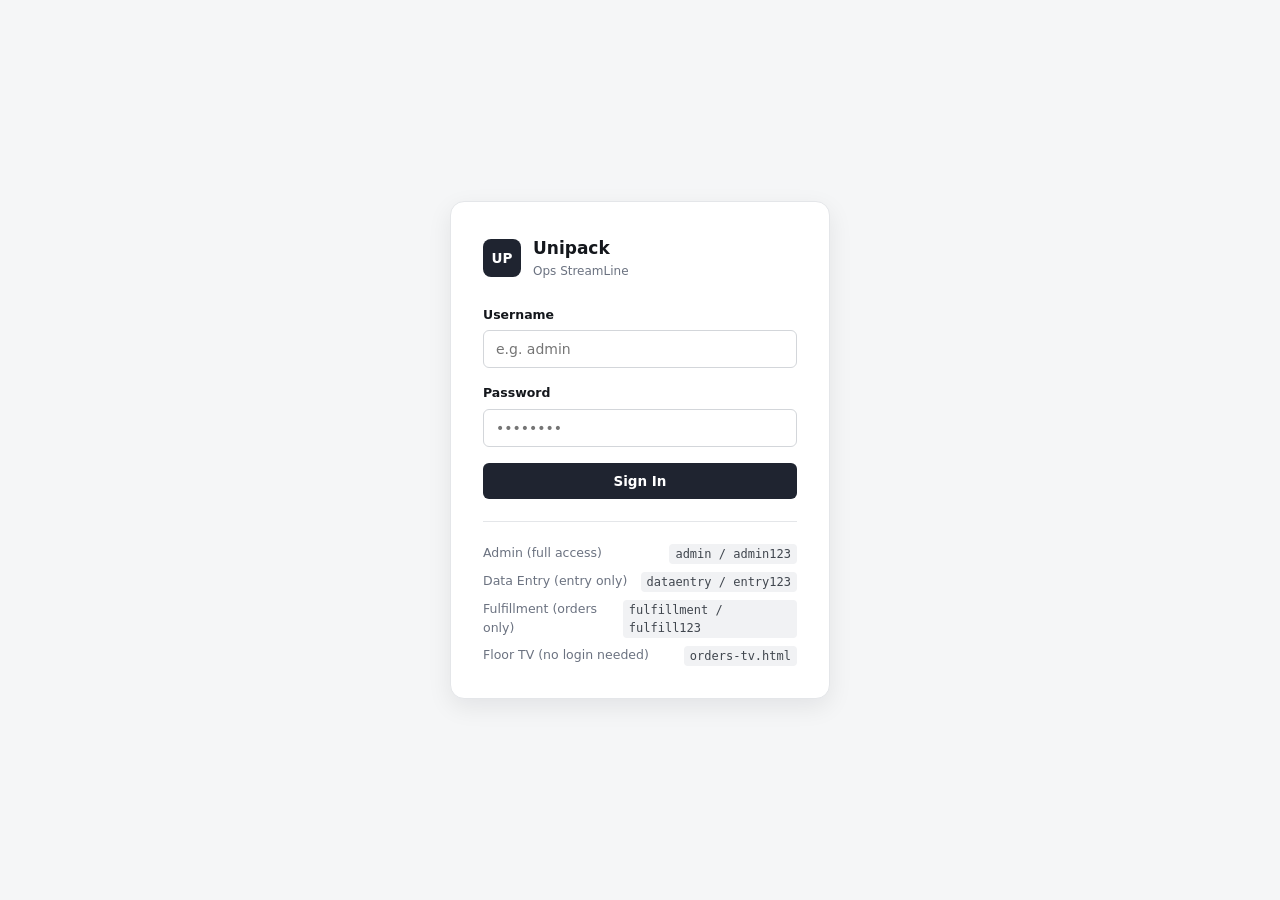
<file: index.html>
<!doctype html>
<html lang="en">
<head>
<meta charset="UTF-8" />
<meta name="viewport" content="width=device-width, initial-scale=1.0" />
<title>Unipack Ops StreamLine — Sign In</title>
<link rel="stylesheet" href="css/style.css" />
</head>
<body>
<div class="login-shell">
  <div class="login-card">
    <div class="login-brand">
      <span class="nav-brand-mark">UP</span>
      <span class="login-brand-text">Unipack<span>Ops StreamLine</span></span>
    </div>

    <div class="login-error" id="login-error">Incorrect username or password.</div>

    <form id="login-form">
      <div class="form-group">
        <label for="username">Username</label>
        <input type="text" id="username" autocomplete="username" placeholder="e.g. admin" />
      </div>
      <div class="form-group">
        <label for="password">Password</label>
        <input type="password" id="password" autocomplete="current-password" placeholder="••••••••" />
      </div>
      <button type="submit" class="btn btn-primary btn-block">Sign In</button>
    </form>

    <div class="demo-accounts">
      <div class="demo-row"><span>Admin (full access)</span><code>admin / admin123</code></div>
      <div class="demo-row"><span>Data Entry (entry only)</span><code>dataentry / entry123</code></div>
      <div class="demo-row"><span>Fulfillment (orders only)</span><code>fulfillment / fulfill123</code></div>
      <div class="demo-row"><span>Floor TV (no login needed)</span><code>orders-tv.html</code></div>
    </div>
  </div>
</div>

<script src="js/data.js"></script>
<script src="js/auth.js"></script>
<script>
  seedIfEmpty();

  // already logged in? skip straight to the right home page
  (function () {
    const session = getSession();
    if (session) window.location.href = homeFor(session.role);
  })();

  const form = document.getElementById('login-form');
  const errorBox = document.getElementById('login-error');

  form.addEventListener('submit', function (e) {
    e.preventDefault();
    const username = document.getElementById('username').value.trim();
    const password = document.getElementById('password').value;
    if (login(username, password)) {
      const session = getSession();
      window.location.href = homeFor(session.role);
    } else {
      errorBox.classList.add('show');
    }
  });
</script>
</body>
</html>
</file>
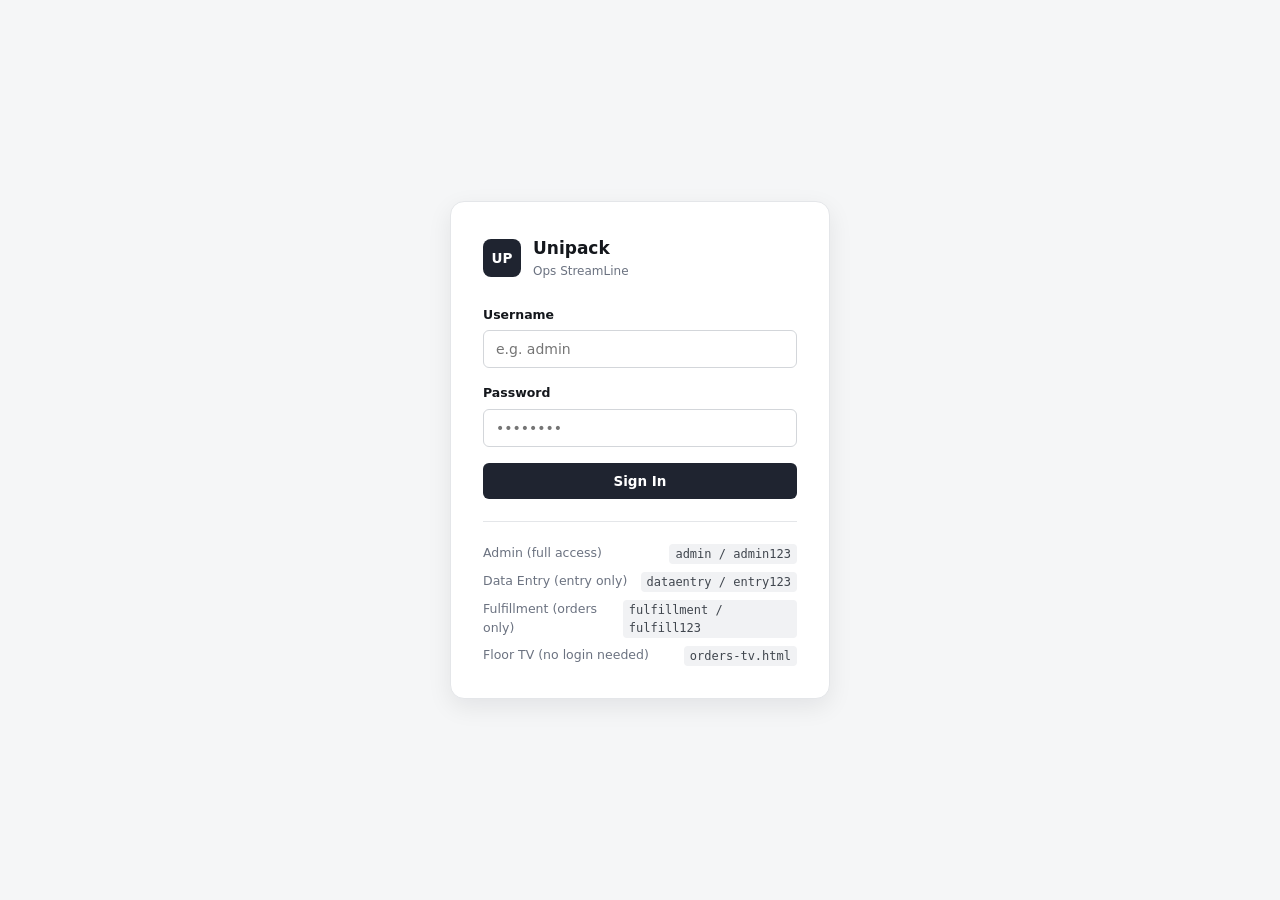
<file: dashboard.html>
<!doctype html>
<html lang="en">
<head>
<meta charset="UTF-8" />
<meta name="viewport" content="width=device-width, initial-scale=1.0" />
<title>Dashboard — Unipack Ops StreamLine</title>
<link rel="stylesheet" href="css/style.css" />
</head>
<body>
<div id="app-nav"></div>

<div class="page-wrap">
  <div class="page-header">
    <div>
      <h1>Operations Dashboard</h1>
      <div class="subtitle">Live snapshot of production, inventory, and orders across all three lines.</div>
    </div>
    <div style="display:flex; gap:10px;">
      <button type="button" id="reset-data-btn" class="btn btn-outline btn-sm">Reset Demo Data</button>
      <a href="inventory.html" class="btn btn-outline">Inventory</a>
      <a href="management.html" class="btn btn-outline">Management Insights</a>
      <a href="orders.html" class="btn btn-outline">+ New Order</a>
      <a href="orders-tv.html" class="btn btn-primary" target="_blank">Open Floor TV</a>
    </div>
  </div>

  <div class="grid grid-stats" id="inventory-stats"></div>

  <div class="grid grid-2 section-gap">
    <div class="card">
      <div class="card-title">Anomalies &amp; Compliance</div>
      <div id="anomaly-panel"></div>
    </div>
    <div class="card">
      <div class="card-title">Floor Queue (Awaiting Production)</div>
      <div id="queue-panel"></div>
    </div>
  </div>

  <div class="card section-gap">
    <div class="card-title">Recent Activity</div>
    <div class="activity-list" id="activity-feed"></div>
  </div>
</div>

<script src="js/data.js"></script>
<script src="js/auth.js"></script>
<script src="js/nav.js"></script>
<script src="js/dashboard.js"></script>
</body>
</html>
</file>
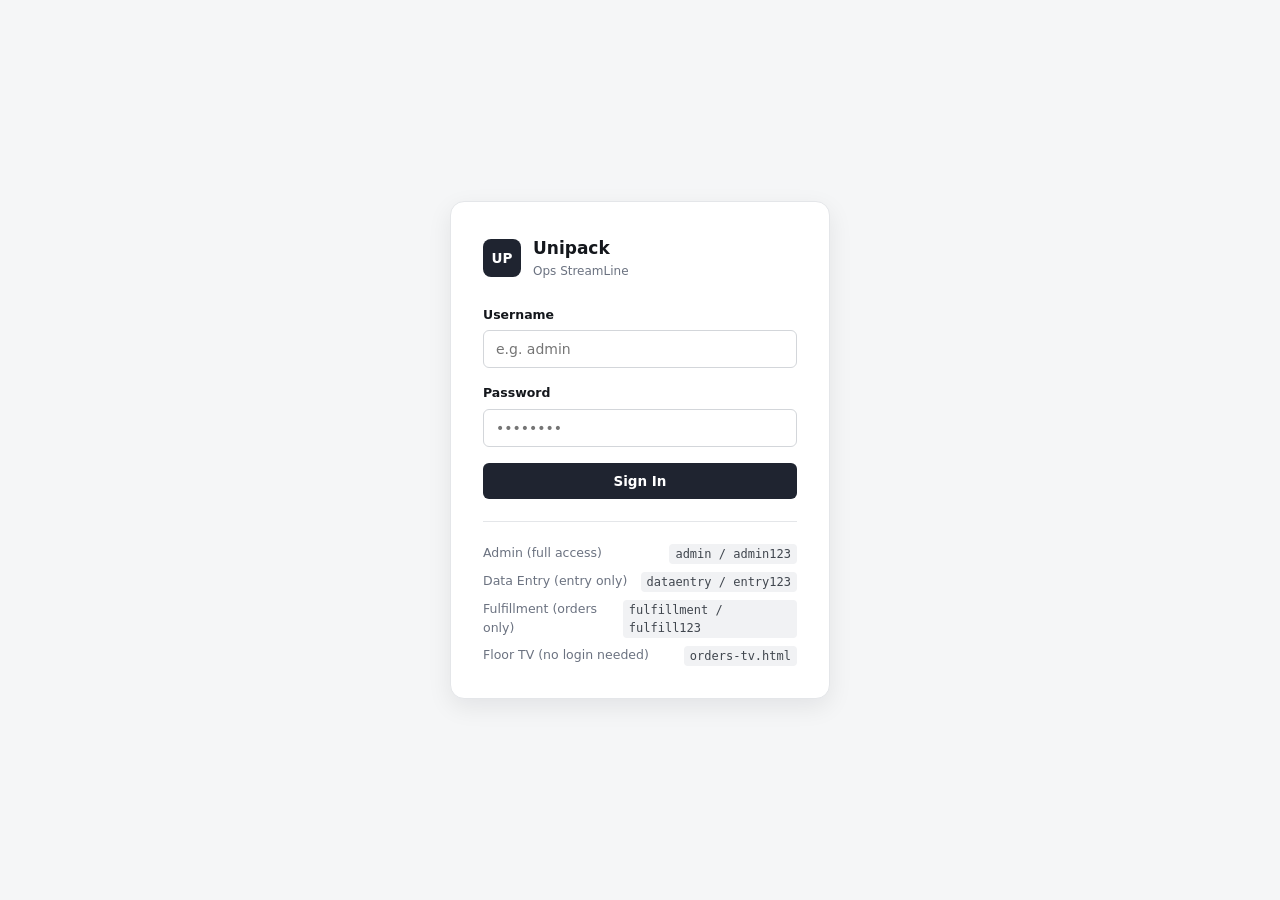
<file: data-entry.html>
<!doctype html>
<html lang="en">
<head>
<meta charset="UTF-8" />
<meta name="viewport" content="width=device-width, initial-scale=1.0" />
<title>Data Entry — Unipack Ops StreamLine</title>
<link rel="stylesheet" href="css/style.css" />
</head>
<body>
<div id="app-nav"></div>

<div class="entry-shell">
  <div class="entry-hero">
    <h1>Count Entry</h1>
    <p>Enter the numbers exactly as written on the paper slip. That's it — nothing else on this screen.</p>
  </div>

  <div class="entry-tabs">
    <button class="entry-tab active" data-tab="production">Production Count</button>
    <button class="entry-tab" data-tab="received">Inventory Received Count</button>
  </div>

  <div class="entry-panel active" id="panel-production">
    <div class="card">
      <form id="production-form">
        <div class="form-group">
          <label for="prod-product-search">Product</label>
          <div class="product-picker" id="prod-product-picker">
            <input type="text" class="pp-search" id="prod-product-search" placeholder="Search by name or code…" autocomplete="off" />
            <input type="hidden" class="pp-hidden" id="prod-product" />
            <div class="pp-panel"></div>
          </div>
        </div>
        <div class="form-group">
          <label for="prod-qty">Quantity Made</label>
          <input type="number" id="prod-qty" min="1" placeholder="e.g. 10" />
        </div>
        <div class="form-group">
          <div class="checkbox-row">
            <input type="checkbox" id="prod-bypass" />
            <label for="prod-bypass" style="margin:0;">This batch was handed straight to a customer (did NOT go to inventory)</label>
          </div>
        </div>
        <div class="form-group" id="prod-customer-group" style="display:none;">
          <label for="prod-customer">Customer Name</label>
          <input type="text" id="prod-customer" placeholder="Who received it directly" />
        </div>
        <button type="submit" class="btn btn-primary btn-block">Submit Production Count</button>
      </form>
    </div>
  </div>

  <div class="entry-panel" id="panel-received">
    <div class="card">
      <form id="received-form">
        <div class="form-group">
          <label for="recv-batch">Which Batch Are You Receiving?</label>
          <select id="recv-batch"></select>
          <div class="form-hint" id="recv-empty-hint" style="display:none;">No batches are currently waiting on inventory count.</div>
        </div>
        <div class="form-group">
          <label for="recv-qty">Quantity Counted at Inventory</label>
          <input type="number" id="recv-qty" min="0" placeholder="e.g. 9" />
        </div>
        <button type="submit" class="btn btn-primary btn-block">Submit Received Count</button>
      </form>
    </div>
  </div>

  <div class="recent-log">
    <div class="card-title" style="margin-top:24px;">Your Submissions This Session</div>
    <div id="session-log"><div class="empty-state">Nothing submitted yet.</div></div>
  </div>
</div>

<div class="toast" id="toast"></div>

<script src="js/data.js"></script>
<script src="js/auth.js"></script>
<script src="js/nav.js"></script>
<script src="js/product-picker.js"></script>
<script src="js/data-entry.js"></script>
</body>
</html>
</file>
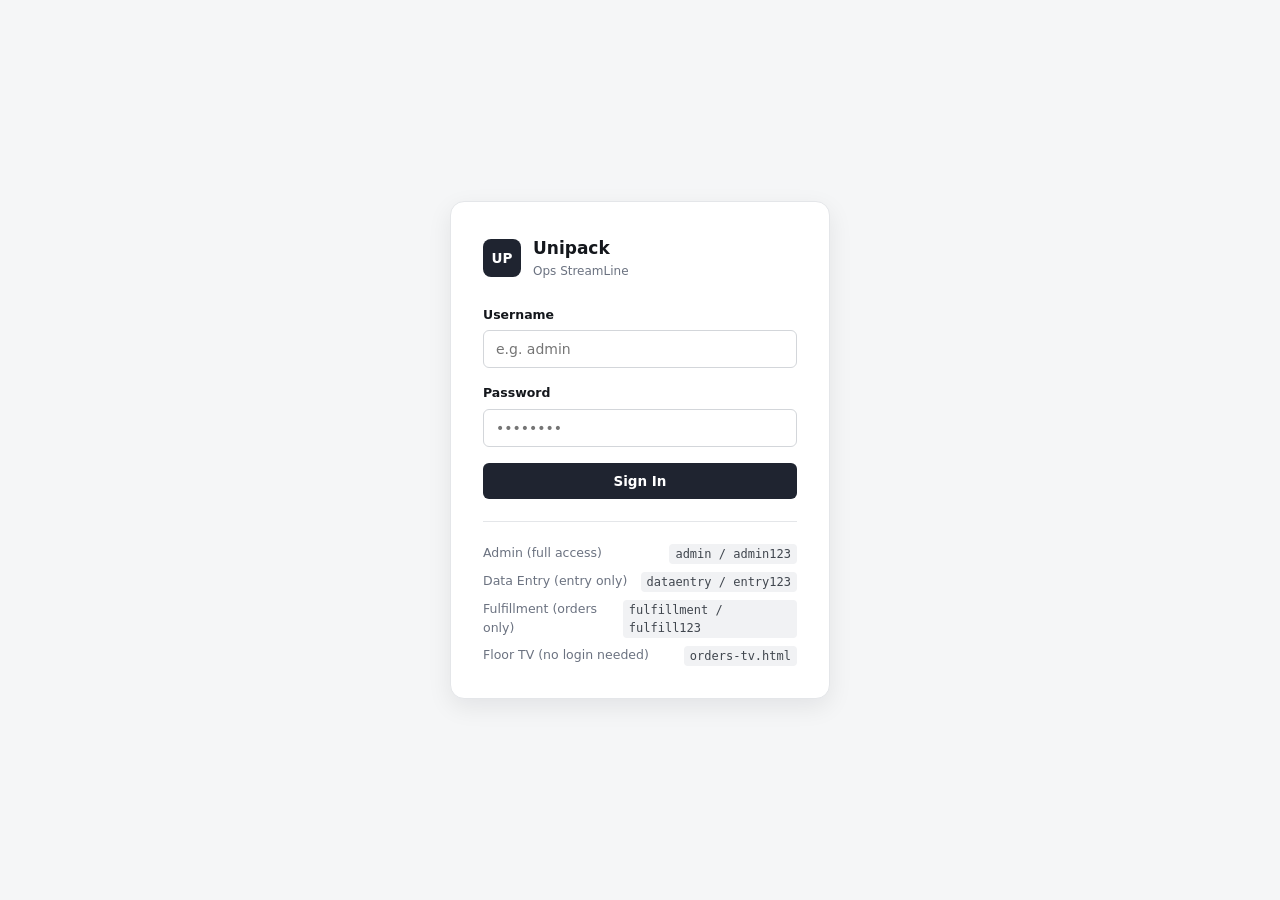
<file: fulfillment.html>
<!doctype html>
<html lang="en">
<head>
<meta charset="UTF-8" />
<meta name="viewport" content="width=device-width, initial-scale=1.0" />
<title>Fulfillment — Unipack Ops StreamLine</title>
<link rel="stylesheet" href="css/style.css" />
</head>
<body>
<div id="app-nav"></div>

<div class="entry-shell" style="max-width: 760px;">
  <div class="entry-hero">
    <h1>Order Fulfillment</h1>
    <p>Pick from inventory when it's ready. Wait on anything still in production. Mark it complete, then shipped.</p>
  </div>

  <div id="fulfillment-list"></div>

  <div class="recent-log">
    <div class="card-title" style="margin-top:24px;">Recently Shipped</div>
    <div id="shipped-list"><div class="empty-state">Nothing shipped yet.</div></div>
  </div>
</div>

<div class="toast" id="toast"></div>

<script src="js/data.js"></script>
<script src="js/auth.js"></script>
<script src="js/nav.js"></script>
<script src="js/fulfillment.js"></script>
</body>
</html>
</file>
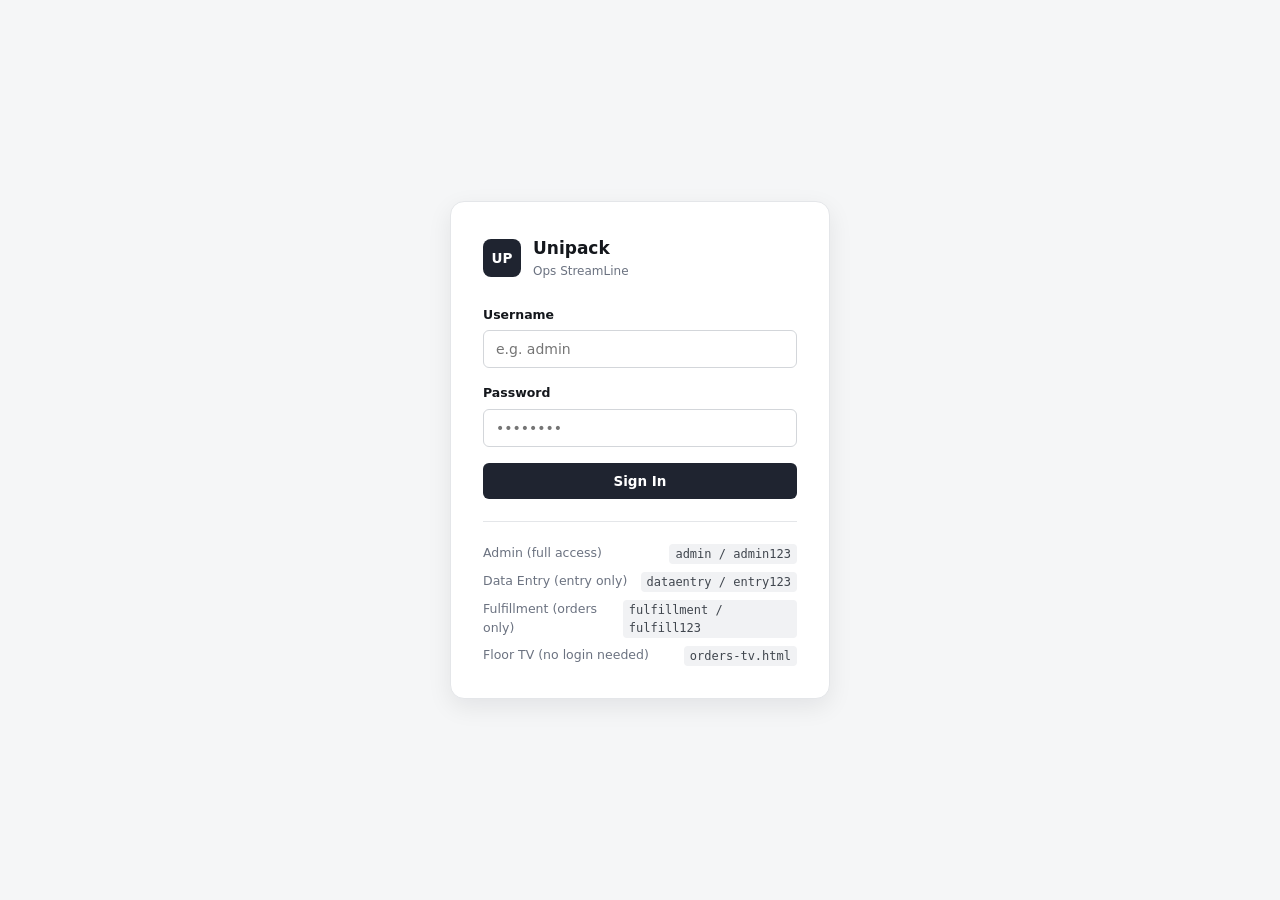
<file: inventory.html>
<!doctype html>
<html lang="en">
<head>
<meta charset="UTF-8" />
<meta name="viewport" content="width=device-width, initial-scale=1.0" />
<title>Inventory — Unipack Ops StreamLine</title>
<link rel="stylesheet" href="css/style.css" />
</head>
<body>
<div id="app-nav"></div>

<div class="page-wrap">
  <div class="page-header">
    <div>
      <h1>Inventory</h1>
      <div class="subtitle">Current stock on hand, by product.</div>
    </div>
  </div>

  <div class="filter-bar">
    <input type="text" id="inv-search" placeholder="Search by product or code…" style="max-width:280px;" />
    <label for="inv-category">Category</label>
    <select id="inv-category">
      <option value="__all__">All Categories</option>
    </select>
  </div>

  <div class="card">
    <div class="table-wrap">
      <table>
        <thead>
          <tr>
            <th>Code</th>
            <th>Product</th>
            <th>Category</th>
            <th style="text-align:right;">In Inventory</th>
          </tr>
        </thead>
        <tbody id="inventory-table-body"></tbody>
      </table>
    </div>
  </div>
</div>

<script src="js/data.js"></script>
<script src="js/auth.js"></script>
<script src="js/nav.js"></script>
<script src="js/inventory.js"></script>
</body>
</html>
</file>
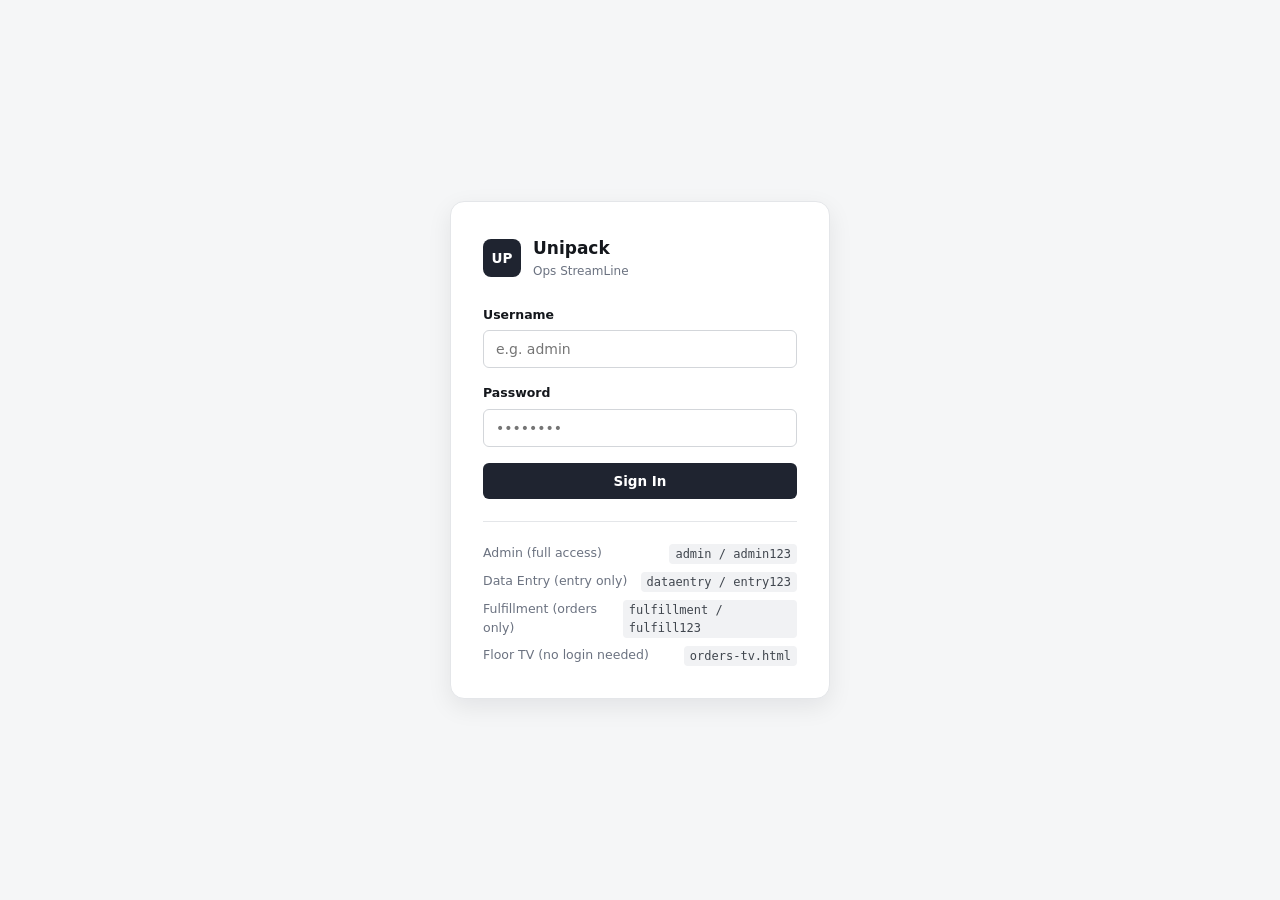
<file: management.html>
<!doctype html>
<html lang="en">
<head>
<meta charset="UTF-8" />
<meta name="viewport" content="width=device-width, initial-scale=1.0" />
<title>Management Insights — Unipack Ops StreamLine</title>
<link rel="stylesheet" href="css/style.css" />
</head>
<body>
<div id="app-nav"></div>

<div class="page-wrap">
  <div class="page-header">
    <div>
      <h1>Management Insights</h1>
      <div class="subtitle">Sales, inventory, and order performance at a glance.</div>
    </div>
  </div>

  <div class="filter-bar">
    <label for="date-from">From</label>
    <input type="date" id="date-from" style="max-width:160px;" />
    <label for="date-to">To</label>
    <input type="date" id="date-to" style="max-width:160px;" />
    <div style="display:flex; gap:6px;">
      <button type="button" class="btn btn-outline btn-sm" data-range="7">7d</button>
      <button type="button" class="btn btn-outline btn-sm" data-range="30">30d</button>
      <button type="button" class="btn btn-outline btn-sm" data-range="90">90d</button>
      <button type="button" class="btn btn-outline btn-sm" data-range="all">All Time</button>
    </div>
  </div>
  <div class="form-hint" style="margin:-12px 0 20px;">Sold, orders, and the trend chart are scoped to this range. "Current Inventory" is always the live count.</div>

  <div class="grid grid-stats" id="summary-stats"></div>

  <div class="grid grid-2 section-gap">
    <div class="card">
      <div class="card-title">Units Sold by Product</div>
      <div id="chart-sold"></div>
    </div>
    <div class="card">
      <div class="card-title">Current Inventory by Product</div>
      <div id="chart-inventory"></div>
    </div>
  </div>

  <div class="grid grid-2 section-gap">
    <div class="card">
      <div class="card-title">Order Status Breakdown</div>
      <div id="chart-orders"></div>
    </div>
    <div class="card">
      <div class="card-title" id="trend-title">Sales Trend</div>
      <div id="chart-trend"></div>
    </div>
  </div>
</div>

<script src="js/data.js"></script>
<script src="js/auth.js"></script>
<script src="js/nav.js"></script>
<script src="js/charts.js"></script>
<script src="js/date-range.js"></script>
<script src="js/management.js"></script>
</body>
</html>
</file>
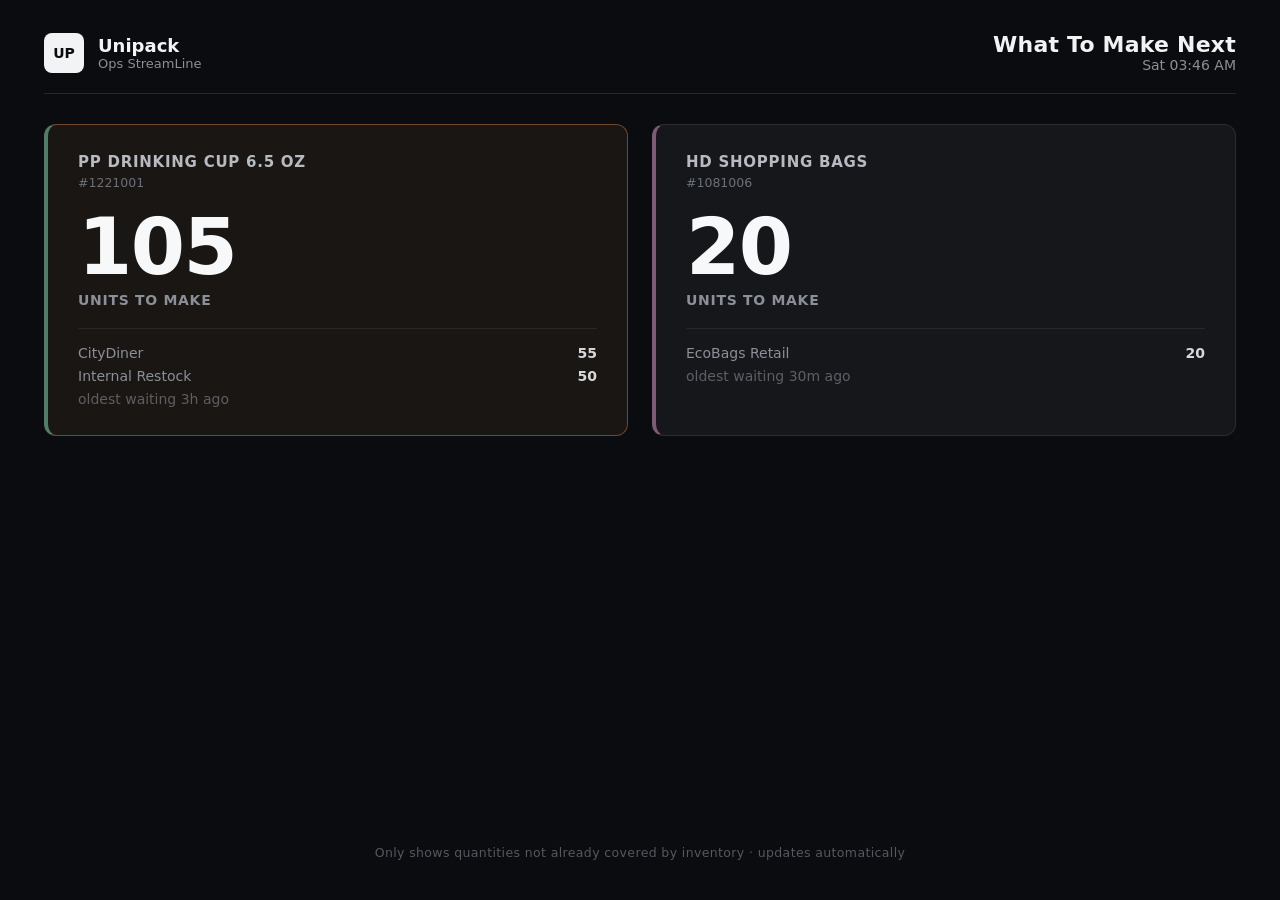
<file: orders-tv.html>
<!doctype html>
<html lang="en">
<head>
<meta charset="UTF-8" />
<meta name="viewport" content="width=device-width, initial-scale=1.0" />
<title>Floor TV — Unipack Ops StreamLine</title>
<link rel="stylesheet" href="css/tv.css" />
</head>
<body>
<div class="tv-shell">
  <div class="tv-header">
    <div class="tv-brand">
      <div class="tv-brand-mark">UP</div>
      <div class="tv-brand-text">Unipack<span>Ops StreamLine</span></div>
    </div>
    <div class="tv-title">
      <h1>What To Make Next</h1>
      <div class="tv-clock" id="tv-clock"></div>
    </div>
  </div>

  <div id="tv-body" class="tv-grid"></div>

  <div class="tv-footer">Only shows quantities not already covered by inventory · updates automatically</div>
</div>

<script src="js/data.js"></script>
<script src="js/orders-tv.js"></script>
</body>
</html>
</file>
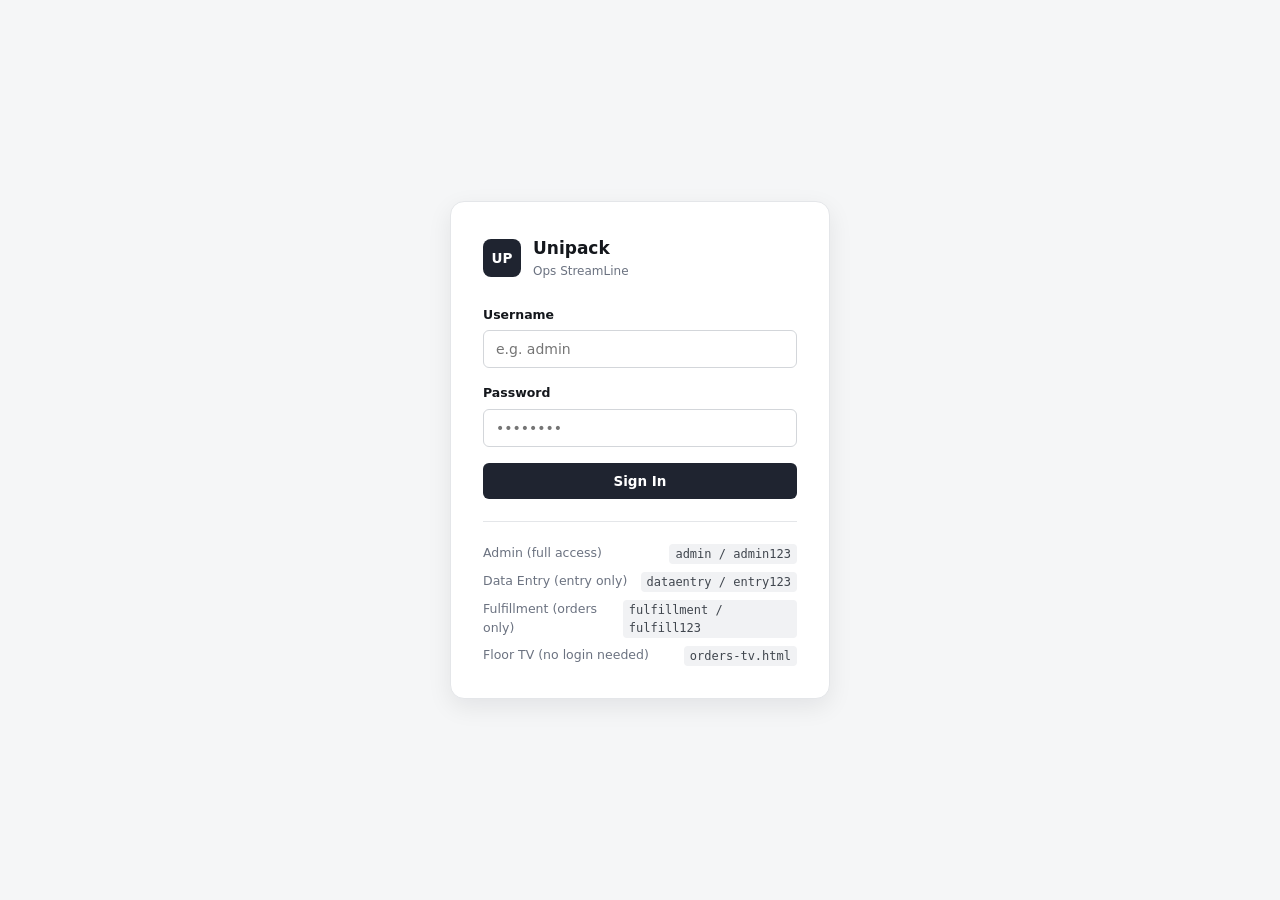
<file: orders.html>
<!doctype html>
<html lang="en">
<head>
<meta charset="UTF-8" />
<meta name="viewport" content="width=device-width, initial-scale=1.0" />
<title>Orders — Unipack Ops StreamLine</title>
<link rel="stylesheet" href="css/style.css" />
</head>
<body>
<div id="app-nav"></div>

<div class="page-wrap">
  <div class="page-header">
    <div>
      <h1>Customer Orders</h1>
      <div class="subtitle">Orders pull from inventory first, per item. Anything inventory can't cover is queued straight to the floor TV.</div>
    </div>
  </div>

  <div class="grid grid-2">
    <div class="card">
      <div class="card-title">All Orders</div>
      <div class="table-wrap">
        <table>
          <thead>
            <tr>
              <th>Customer</th>
              <th>Items</th>
              <th>Total Qty</th>
              <th>From Inventory</th>
              <th>Queued</th>
              <th>Status</th>
              <th>Placed</th>
            </tr>
          </thead>
          <tbody id="orders-table-body"></tbody>
        </table>
      </div>
    </div>

    <div class="card">
      <div class="card-title">+ New Order</div>

      <div class="form-group">
        <label for="customer">Customer</label>
        <input type="text" id="customer" placeholder="e.g. GreenMart" />
      </div>

      <div class="form-group">
        <label>Add Item</label>
        <div style="display:flex; gap:8px;">
          <div class="product-picker" id="cart-product-picker" style="flex:1.3;">
            <input type="text" class="pp-search" id="cart-product-search" placeholder="Search by name or code…" autocomplete="off" />
            <input type="hidden" class="pp-hidden" id="cart-product" />
            <div class="pp-panel"></div>
          </div>
          <input type="number" id="cart-qty" min="1" placeholder="Qty" style="flex:0.7;" />
          <button type="button" id="add-to-cart-btn" class="btn btn-outline">Add</button>
        </div>
        <div class="form-hint" id="inventory-preview"></div>
      </div>

      <div class="form-group">
        <label>Cart</label>
        <div id="cart-list"><div class="empty-state" style="padding:20px;">Cart is empty — add an item above.</div></div>
      </div>

      <button type="button" id="place-order-btn" class="btn btn-primary btn-block">Place Order</button>
    </div>
  </div>

  <div class="grid grid-2 section-gap">
    <div class="card">
      <div class="card-title">Send Restock to Production</div>
      <div class="form-hint" style="margin-bottom:16px;">Not a sale — pushes a straight production request onto the floor TV. Clears itself once enough new stock is produced and received.</div>

      <div class="form-group">
        <label for="restock-product-search">Product</label>
        <div class="product-picker" id="restock-product-picker">
          <input type="text" class="pp-search" id="restock-product-search" placeholder="Search by name or code…" autocomplete="off" />
          <input type="hidden" class="pp-hidden" id="restock-product" />
          <div class="pp-panel"></div>
        </div>
        <div class="form-hint" id="restock-inventory-preview"></div>
      </div>
      <div class="form-group">
        <label for="restock-qty">Quantity Needed</label>
        <input type="number" id="restock-qty" min="1" placeholder="e.g. 100" />
      </div>
      <button type="button" id="send-restock-btn" class="btn btn-outline btn-block">Send to Production Queue</button>
    </div>

    <div class="card">
      <div class="card-title">Restock Requests</div>
      <div class="table-wrap">
        <table>
          <thead>
            <tr>
              <th>Product</th>
              <th>Requested</th>
              <th>Remaining</th>
              <th>Status</th>
              <th>When</th>
            </tr>
          </thead>
          <tbody id="restock-table-body"></tbody>
        </table>
      </div>
    </div>
  </div>
</div>

<div class="toast" id="toast"></div>

<script src="js/data.js"></script>
<script src="js/auth.js"></script>
<script src="js/nav.js"></script>
<script src="js/product-picker.js"></script>
<script src="js/orders.js"></script>
</body>
</html>
</file>
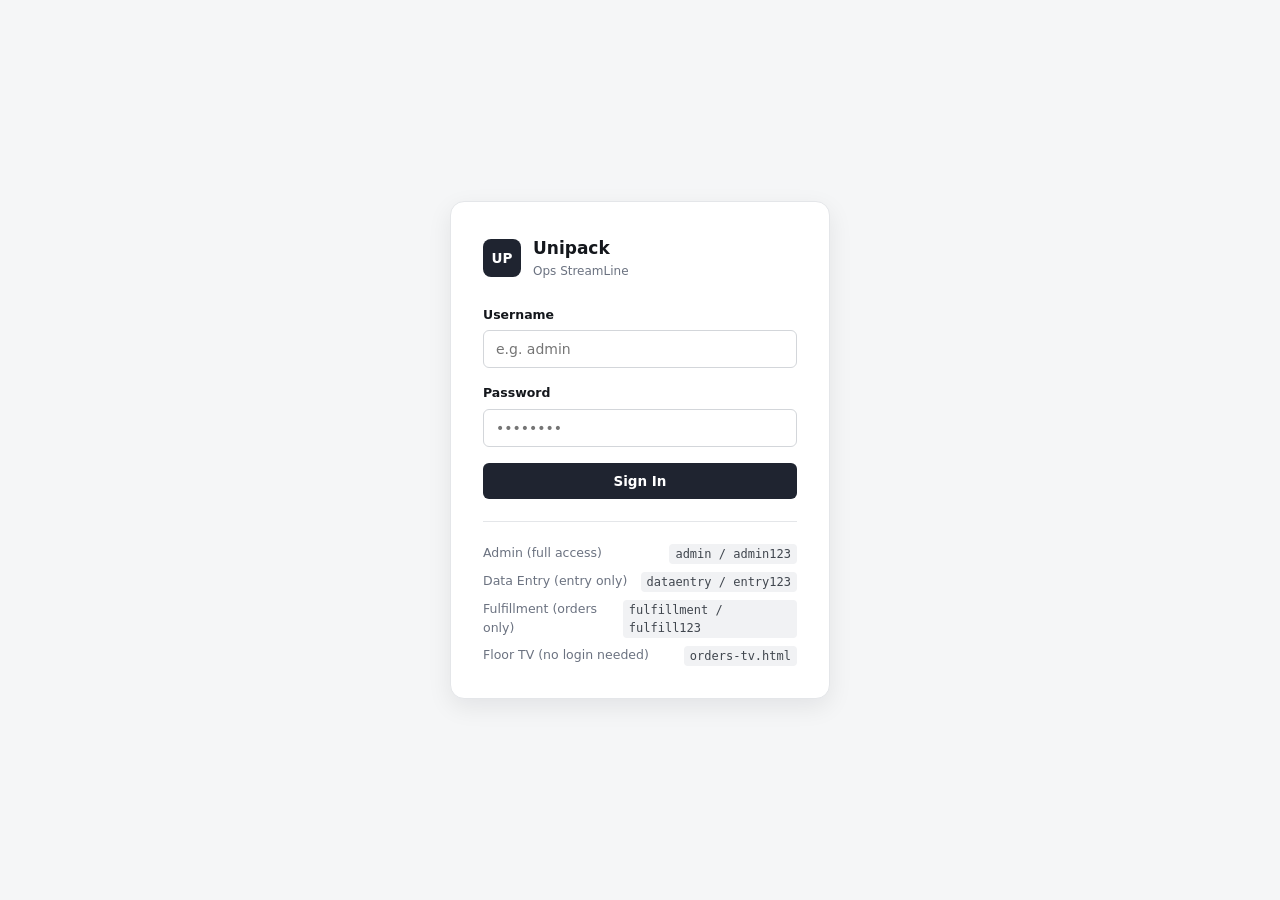
<file: tracking.html>
<!doctype html>
<html lang="en">
<head>
<meta charset="UTF-8" />
<meta name="viewport" content="width=device-width, initial-scale=1.0" />
<title>Product Tracking — Unipack Ops StreamLine</title>
<link rel="stylesheet" href="css/style.css" />
</head>
<body>
<div id="app-nav"></div>

<div class="page-wrap">
  <div class="page-header">
    <div>
      <h1>Product Journey Tracking</h1>
      <div class="subtitle">Every batch, floor to customer — where it is right now, and where it leaked.</div>
    </div>
  </div>

  <div class="filter-bar">
    <label for="product-filter">Product</label>
    <select id="product-filter">
      <option value="__all__">All Products</option>
    </select>
    <label for="date-from">From</label>
    <input type="date" id="date-from" style="max-width:160px;" />
    <label for="date-to">To</label>
    <input type="date" id="date-to" style="max-width:160px;" />
    <div style="display:flex; gap:6px;">
      <button type="button" class="btn btn-outline btn-sm" data-range="7">7d</button>
      <button type="button" class="btn btn-outline btn-sm" data-range="30">30d</button>
      <button type="button" class="btn btn-outline btn-sm" data-range="90">90d</button>
      <button type="button" class="btn btn-outline btn-sm" data-range="all">All Time</button>
    </div>
  </div>
  <div class="form-hint" style="margin:-12px 0 20px;">Produced/received/anomaly counts are scoped to this range. "In Inventory" is always the current live count.</div>

  <div id="flow-sections"></div>

  <div class="card section-gap">
    <div class="card-title">Batch-Level Detail</div>
    <div class="table-wrap">
      <table>
        <thead>
          <tr>
            <th>Product</th>
            <th>Produced</th>
            <th>Produced By</th>
            <th>When</th>
            <th>Status</th>
            <th>Received Qty</th>
            <th>Discrepancy</th>
            <th>Flags</th>
          </tr>
        </thead>
        <tbody id="batch-table-body"></tbody>
      </table>
    </div>
  </div>
</div>

<script src="js/data.js"></script>
<script src="js/auth.js"></script>
<script src="js/nav.js"></script>
<script src="js/date-range.js"></script>
<script src="js/tracking.js"></script>
</body>
</html>
</file>
<file: css/style.css>
/* ==========================================================================
   Unipack Ops StreamLine — shared styles
   Neutral, low-chroma design system. Color is used only to carry meaning
   (status, alerts) — never as decoration.
   ========================================================================== */

:root {
  --canvas: #f5f6f7;
  --surface: #ffffff;
  --surface-sunken: #f1f2f4;
  --line: #e4e6e9;
  --line-strong: #d3d6da;

  --ink: #14171c;
  --ink-2: #40464e;
  --muted: #6b7280;
  --faint: #9aa0a8;

  --primary: #1f2430;
  --primary-hover: #10131a;
  --focus-ring: rgba(31, 36, 48, 0.16);

  --good-bg: #eef6f0;
  --good-fg: #2f6b46;
  --good-line: #cfe6d6;

  --warn-bg: #fbf3e7;
  --warn-fg: #8a5a10;
  --warn-line: #f0ddb8;

  --bad-bg: #faeceb;
  --bad-fg: #9a3b32;
  --bad-line: #f0cdc9;

  --info-bg: #eef0f4;
  --info-fg: #454e5c;
  --info-line: #d8dce2;

  --radius-sm: 6px;
  --radius: 10px;
  --radius-lg: 14px;

  --shadow-sm: 0 1px 2px rgba(16, 19, 26, 0.05);
  --shadow-md: 0 8px 24px rgba(16, 19, 26, 0.08);

  --bags: #52617a;
  --cups: #96714f;
  --plates: #5c7d6b;
}

* { box-sizing: border-box; }

html, body {
  margin: 0;
  padding: 0;
  height: 100%;
}

body {
  background: var(--canvas);
  color: var(--ink-2);
  font-family: -apple-system, 'Segoe UI', system-ui, Roboto, Helvetica, Arial, sans-serif;
  font-size: 14.5px;
  line-height: 1.5;
}

a { color: inherit; text-decoration: none; }

h1, h2, h3, h4 { margin: 0 0 4px; font-weight: 650; letter-spacing: -0.01em; color: var(--ink); }

p { margin: 0 0 8px; }

/* ---------------------------- top nav ---------------------------- */

#app-nav {
  background: var(--primary);
  color: #fff;
  position: sticky;
  top: 0;
  z-index: 40;
  border-bottom: 1px solid rgba(255,255,255,0.06);
}

.nav-inner {
  max-width: 1280px;
  margin: 0 auto;
  padding: 0 24px;
  height: 56px;
  display: flex;
  align-items: center;
  gap: 28px;
}

.nav-brand {
  display: flex;
  align-items: center;
  gap: 10px;
  white-space: nowrap;
}

.nav-brand-mark {
  display: inline-flex;
  align-items: center;
  justify-content: center;
  width: 28px;
  height: 28px;
  border-radius: 6px;
  background: #fff;
  color: var(--primary);
  font-weight: 700;
  font-size: 12px;
  letter-spacing: 0.01em;
}

.nav-brand-text {
  font-weight: 650;
  font-size: 14.5px;
  color: #f3f4f6;
}
.nav-brand-text span { color: #9aa1ac; font-weight: 450; }

.nav-links {
  display: flex;
  gap: 2px;
  flex: 1;
}

.nav-link {
  padding: 7px 13px;
  border-radius: var(--radius-sm);
  color: #b6bac2;
  font-size: 13px;
  font-weight: 550;
  transition: background 0.15s, color 0.15s;
}
.nav-link:hover { background: rgba(255,255,255,0.06); color: #fff; }
.nav-link.active { background: rgba(255,255,255,0.1); color: #fff; }

.nav-user {
  display: flex;
  align-items: center;
  gap: 10px;
  margin-left: auto;
}

.nav-user-name { font-size: 13px; color: #d5d8dd; font-weight: 550; }

.nav-role-badge {
  font-size: 10.5px;
  font-weight: 650;
  padding: 2px 8px;
  border-radius: var(--radius-sm);
  text-transform: uppercase;
  letter-spacing: 0.04em;
  background: rgba(255,255,255,0.1);
  color: #cdd0d6;
}

/* ---------------------------- layout ---------------------------- */

.page-wrap {
  max-width: 1280px;
  margin: 0 auto;
  padding: 28px 24px 60px;
}

.page-header {
  display: flex;
  align-items: flex-end;
  justify-content: space-between;
  flex-wrap: wrap;
  gap: 14px;
  margin-bottom: 24px;
}

.page-header h1 { font-size: 21px; }
.page-header .subtitle { color: var(--muted); font-size: 13.5px; }

/* ---------------------------- buttons ---------------------------- */

.btn {
  display: inline-flex;
  align-items: center;
  gap: 6px;
  border: 1px solid transparent;
  border-radius: var(--radius-sm);
  padding: 9px 15px;
  font-size: 13.5px;
  font-weight: 600;
  cursor: pointer;
  transition: background 0.12s, border-color 0.12s, color 0.12s;
  font-family: inherit;
}
.btn:focus-visible { outline: none; box-shadow: 0 0 0 3px var(--focus-ring); }

.btn-primary { background: var(--primary); color: #fff; }
.btn-primary:hover { background: var(--primary-hover); }

.btn-ghost { background: transparent; color: inherit; border-color: rgba(255,255,255,0.16); }
.btn-ghost:hover { background: rgba(255,255,255,0.08); }

.btn-outline { background: var(--surface); color: var(--ink); border-color: var(--line-strong); }
.btn-outline:hover { background: var(--surface-sunken); }

.btn-sm { padding: 6px 11px; font-size: 12.5px; }
.btn-block { width: 100%; justify-content: center; }
.btn:disabled { opacity: 0.5; cursor: not-allowed; }

/* ---------------------------- cards ---------------------------- */

.card {
  background: var(--surface);
  border: 1px solid var(--line);
  border-radius: var(--radius);
  box-shadow: var(--shadow-sm);
  padding: 20px;
}

.card-title {
  font-size: 12.5px;
  font-weight: 650;
  text-transform: uppercase;
  letter-spacing: 0.04em;
  color: var(--muted);
  margin-bottom: 14px;
}

.grid { display: grid; gap: 16px; }
.grid-stats { grid-template-columns: repeat(auto-fit, minmax(220px, 1fr)); }
.grid-2 { grid-template-columns: 2fr 1fr; }
.grid-3 { grid-template-columns: repeat(3, 1fr); }

@media (max-width: 900px) {
  .grid-2, .grid-3 { grid-template-columns: 1fr; }
}

.stat-card {
  background: var(--surface);
  border: 1px solid var(--line);
  border-radius: var(--radius);
  padding: 17px 19px;
  box-shadow: var(--shadow-sm);
}
.stat-card .stat-label {
  font-size: 12px;
  font-weight: 600;
  text-transform: uppercase;
  letter-spacing: 0.04em;
  color: var(--muted);
  margin-bottom: 6px;
}
.stat-card .stat-value {
  font-size: 27px;
  font-weight: 650;
  letter-spacing: -0.02em;
  color: var(--ink);
}
.stat-card .stat-value.tone-bad { color: var(--bad-fg); }
.stat-card .stat-value.tone-warn { color: var(--warn-fg); }
.stat-card .stat-value.tone-good { color: var(--good-fg); }
.stat-card .stat-sub {
  font-size: 12px;
  color: var(--faint);
  margin-top: 4px;
}

/* ---------------------------- badges ---------------------------- */

.badge {
  display: inline-flex;
  align-items: center;
  gap: 5px;
  font-size: 11.5px;
  font-weight: 600;
  padding: 2px 8px;
  border-radius: var(--radius-sm);
  border: 1px solid transparent;
  white-space: nowrap;
}
.badge-green { background: var(--good-bg); color: var(--good-fg); border-color: var(--good-line); }
.badge-amber { background: var(--warn-bg); color: var(--warn-fg); border-color: var(--warn-line); }
.badge-red { background: var(--bad-bg); color: var(--bad-fg); border-color: var(--bad-line); }
.badge-blue { background: var(--info-bg); color: var(--info-fg); border-color: var(--info-line); }
.badge-gray { background: var(--surface-sunken); color: var(--muted); border-color: var(--line); }

.product-chip {
  display: inline-flex;
  align-items: center;
  gap: 7px;
  font-weight: 600;
  font-size: 13px;
  color: var(--ink-2);
}
.product-dot {
  width: 8px; height: 8px; border-radius: 2px; display: inline-block; flex-shrink: 0;
}

/* ---------------------------- tables ---------------------------- */

.table-wrap { overflow-x: auto; }
table { width: 100%; border-collapse: collapse; font-size: 13px; }
thead th {
  text-align: left;
  font-size: 11px;
  text-transform: uppercase;
  letter-spacing: 0.04em;
  color: var(--muted);
  font-weight: 650;
  padding: 9px 12px;
  border-bottom: 1px solid var(--line-strong);
  white-space: nowrap;
}
tbody td {
  padding: 11px 12px;
  border-bottom: 1px solid var(--line);
  vertical-align: middle;
  color: var(--ink-2);
}
tbody tr:last-child td { border-bottom: none; }
tbody tr:hover { background: var(--surface-sunken); }

/* ---------------------------- forms ---------------------------- */

.form-group { margin-bottom: 16px; }
.form-group label {
  display: block;
  font-size: 12.5px;
  font-weight: 650;
  margin-bottom: 6px;
  color: var(--ink);
}
.form-hint { font-size: 12px; color: var(--muted); margin-top: 5px; }

input[type="text"], input[type="number"], input[type="password"], input[type="date"], select, textarea {
  width: 100%;
  padding: 10px 12px;
  border: 1px solid var(--line-strong);
  border-radius: var(--radius-sm);
  font-size: 14px;
  font-family: inherit;
  background: var(--surface);
  color: var(--ink);
  transition: border-color 0.12s, box-shadow 0.12s;
}
input:focus, select:focus, textarea:focus {
  outline: none;
  border-color: var(--primary);
  box-shadow: 0 0 0 3px var(--focus-ring);
}

.checkbox-row { display: flex; align-items: center; gap: 8px; }
.checkbox-row input { width: auto; }

/* ---------------------------- alerts / banners ---------------------------- */

.alert {
  border-radius: var(--radius-sm);
  padding: 11px 13px;
  font-size: 13px;
  display: flex;
  gap: 9px;
  align-items: flex-start;
  border: 1px solid transparent;
}
.alert-red { background: var(--bad-bg); color: var(--bad-fg); border-color: var(--bad-line); }
.alert-amber { background: var(--warn-bg); color: var(--warn-fg); border-color: var(--warn-line); }
.alert-green { background: var(--good-bg); color: var(--good-fg); border-color: var(--good-line); }
.alert-blue { background: var(--info-bg); color: var(--info-fg); border-color: var(--info-line); }

/* ---------------------------- flow stepper (tracking page) ---------------------------- */

.flow-row {
  display: flex;
  align-items: stretch;
  gap: 0;
  overflow-x: auto;
  padding: 6px 0 14px;
}

.flow-step {
  flex: 1;
  min-width: 150px;
  background: var(--surface-sunken);
  border: 1px solid var(--line);
  border-radius: var(--radius);
  padding: 15px;
  text-align: center;
}
.flow-step .flow-value {
  font-size: 25px;
  font-weight: 650;
  letter-spacing: -0.02em;
  color: var(--ink);
}
.flow-step .flow-label {
  font-size: 11.5px;
  font-weight: 600;
  text-transform: uppercase;
  letter-spacing: 0.04em;
  color: var(--muted);
  margin-top: 4px;
}
.flow-step.final { border-color: var(--line-strong); background: var(--surface); }
.flow-arrow {
  display: flex;
  align-items: center;
  justify-content: center;
  padding: 0 10px;
  color: var(--faint);
  font-size: 16px;
  flex: 0 0 auto;
}

/* ---------------------------- product picker (searchable select) ---------------------------- */

.product-picker { position: relative; }
.pp-panel {
  position: absolute;
  top: calc(100% + 4px);
  left: 0;
  right: 0;
  background: var(--surface);
  border: 1px solid var(--line-strong);
  border-radius: var(--radius-sm);
  box-shadow: var(--shadow-md);
  max-height: 280px;
  overflow-y: auto;
  z-index: 50;
  display: none;
}
.pp-panel.open { display: block; }
.pp-group-label {
  font-size: 10.5px;
  font-weight: 650;
  text-transform: uppercase;
  letter-spacing: 0.04em;
  color: var(--muted);
  padding: 9px 12px 5px;
}
.pp-row {
  display: flex;
  align-items: center;
  justify-content: space-between;
  gap: 10px;
  padding: 8px 12px;
  cursor: pointer;
  font-size: 13px;
  color: var(--ink-2);
}
.pp-row:hover, .pp-row.active { background: var(--surface-sunken); }
.pp-row-name { display: flex; align-items: center; }
.pp-row-code {
  font-size: 11.5px;
  color: var(--faint);
  font-variant-numeric: tabular-nums;
  flex-shrink: 0;
}
.pp-empty { padding: 14px 12px; color: var(--muted); font-size: 13px; }

/* ---------------------------- filters ---------------------------- */

.filter-bar {
  display: flex;
  align-items: center;
  gap: 12px;
  margin-bottom: 20px;
  flex-wrap: wrap;
}
.filter-bar label { font-size: 12.5px; font-weight: 650; color: var(--muted); }
.filter-bar select { width: auto; min-width: 220px; }

/* ---------------------------- activity feed ---------------------------- */

.activity-list { display: flex; flex-direction: column; }
.activity-item {
  display: flex;
  align-items: center;
  gap: 12px;
  padding: 10px 4px;
  border-bottom: 1px solid var(--line);
  font-size: 13px;
}
.activity-item:last-child { border-bottom: none; }
.activity-tag { flex-shrink: 0; }
.activity-text { flex: 1; color: var(--ink-2); }
.activity-text strong { color: var(--ink); font-weight: 650; }
.activity-time { font-size: 12px; color: var(--faint); white-space: nowrap; }

/* ---------------------------- login page ---------------------------- */

.login-shell {
  min-height: 100vh;
  display: flex;
  align-items: center;
  justify-content: center;
  background: var(--canvas);
  padding: 24px;
}
.login-card {
  background: var(--surface);
  border: 1px solid var(--line);
  border-radius: var(--radius-lg);
  padding: 34px 32px 28px;
  width: 100%;
  max-width: 380px;
  box-shadow: var(--shadow-md);
}
.login-brand {
  display: flex;
  align-items: center;
  gap: 12px;
  margin-bottom: 26px;
}
.login-brand .nav-brand-mark { width: 38px; height: 38px; font-size: 13.5px; border-radius: 8px; background: var(--primary); color: #fff; }
.login-brand-text { font-size: 17px; font-weight: 650; color: var(--ink); }
.login-brand-text span { display: block; font-size: 12px; font-weight: 500; color: var(--muted); }

.login-error {
  background: var(--bad-bg);
  color: var(--bad-fg);
  border: 1px solid var(--bad-line);
  border-radius: var(--radius-sm);
  padding: 10px 12px;
  font-size: 13px;
  margin-bottom: 16px;
  display: none;
}
.login-error.show { display: block; }

.demo-accounts {
  margin-top: 22px;
  padding-top: 18px;
  border-top: 1px solid var(--line);
  font-size: 12.5px;
  color: var(--muted);
}
.demo-accounts .demo-row {
  display: flex;
  justify-content: space-between;
  padding: 4px 0;
}
.demo-accounts code {
  background: var(--surface-sunken);
  padding: 1px 6px;
  border-radius: 4px;
  font-size: 12px;
  color: var(--ink-2);
}

/* ---------------------------- data entry page ---------------------------- */

.entry-shell {
  max-width: 640px;
  margin: 0 auto;
  padding: 40px 24px 60px;
}
.entry-hero {
  text-align: center;
  margin-bottom: 28px;
}
.entry-hero h1 { font-size: 22px; }
.entry-hero p { color: var(--muted); }

.entry-tabs {
  display: flex;
  gap: 6px;
  margin-bottom: 20px;
  background: var(--surface-sunken);
  padding: 4px;
  border-radius: 10px;
  border: 1px solid var(--line);
}
.entry-tab {
  flex: 1;
  text-align: center;
  padding: 9px;
  border-radius: 7px;
  font-weight: 650;
  font-size: 13px;
  cursor: pointer;
  color: var(--muted);
  transition: background 0.15s, color 0.15s;
  border: none;
  background: transparent;
  font-family: inherit;
}
.entry-tab.active { background: var(--surface); color: var(--ink); box-shadow: var(--shadow-sm); }

.entry-panel { display: none; }
.entry-panel.active { display: block; }

.recent-log { margin-top: 24px; }
.recent-log-item {
  display: flex;
  justify-content: space-between;
  align-items: center;
  padding: 10px 14px;
  background: var(--surface-sunken);
  border: 1px solid var(--line);
  border-radius: var(--radius-sm);
  margin-bottom: 8px;
  font-size: 13px;
}

.toast {
  position: fixed;
  bottom: 24px;
  left: 50%;
  transform: translateX(-50%) translateY(20px);
  background: var(--primary);
  color: #fff;
  padding: 12px 20px;
  border-radius: var(--radius-sm);
  font-weight: 550;
  font-size: 13.5px;
  box-shadow: var(--shadow-md);
  opacity: 0;
  pointer-events: none;
  transition: opacity 0.2s, transform 0.2s;
  z-index: 100;
}
.toast.show { opacity: 1; transform: translateX(-50%) translateY(0); }

.empty-state {
  text-align: center;
  padding: 34px 20px;
  color: var(--muted);
  font-size: 13.5px;
}

.section-gap { margin-top: 24px; }

/* ---------------------------- anomaly / compliance table ---------------------------- */

.compliance-table th, .compliance-table td { text-align: center; }
.compliance-table th:first-child, .compliance-table td:first-child { text-align: left; }
.compliance-table td.zero { color: var(--faint); }
.compliance-table td.nonzero { font-weight: 650; color: var(--bad-fg); }

/* ---------------------------- charts ---------------------------- */

.chart-bars {
  display: flex;
  align-items: flex-end;
  gap: 18px;
  height: 190px;
  padding-top: 10px;
}
.chart-bar-col {
  flex: 1;
  display: flex;
  flex-direction: column;
  align-items: center;
  height: 100%;
}
.chart-bar-value { font-size: 12.5px; font-weight: 650; margin-bottom: 6px; color: var(--ink); }
.chart-bar-track {
  width: 100%;
  max-width: 60px;
  flex: 1;
  background: var(--surface-sunken);
  border: 1px solid var(--line);
  border-radius: var(--radius-sm);
  display: flex;
  align-items: flex-end;
  overflow: hidden;
  margin: 0 auto;
}
.chart-bar-fill {
  width: 100%;
  transition: height 0.5s ease;
  min-height: 2px;
}
.chart-bar-label {
  font-size: 11.5px;
  color: var(--muted);
  margin-top: 8px;
  text-align: center;
  font-weight: 550;
}

.chart-donut-wrap {
  display: flex;
  align-items: center;
  gap: 24px;
  flex-wrap: wrap;
}
.chart-legend { display: flex; flex-direction: column; gap: 9px; }
.chart-legend-item { display: flex; align-items: center; gap: 8px; font-size: 13px; color: var(--ink-2); }
.chart-legend-dot { width: 9px; height: 9px; border-radius: 2px; flex-shrink: 0; }
.chart-legend-value { font-weight: 650; margin-left: auto; padding-left: 14px; color: var(--ink); }

.chart-line-wrap { width: 100%; }
.chart-line-labels {
  display: flex;
  justify-content: space-between;
  font-size: 10.5px;
  color: var(--faint);
  padding: 4px 6px 0;
}
</file>
<file: css/tv.css>
/* ==========================================================================
   Unipack Ops StreamLine — Floor TV (kiosk display)
   Monochrome by default; color is used only as a thin per-product
   identifier bar and for the "urgent" state — nothing decorative.
   ========================================================================== */

* { box-sizing: border-box; }

html, body {
  margin: 0;
  padding: 0;
  height: 100%;
  background: #0b0c0f;
  color: #f2f3f4;
  font-family: -apple-system, 'Segoe UI', system-ui, Roboto, Helvetica, Arial, sans-serif;
  overflow-x: hidden;
}

.tv-shell {
  min-height: 100vh;
  display: flex;
  flex-direction: column;
  padding: 32px 44px 40px;
}

.tv-header {
  display: flex;
  align-items: center;
  justify-content: space-between;
  margin-bottom: 30px;
  padding-bottom: 20px;
  border-bottom: 1px solid #26282d;
}

.tv-brand {
  display: flex;
  align-items: center;
  gap: 14px;
}

.tv-brand-mark {
  width: 40px; height: 40px;
  border-radius: 8px;
  background: #f2f3f4;
  color: #0b0c0f;
  display: flex; align-items: center; justify-content: center;
  font-weight: 700;
  font-size: 14px;
}

.tv-brand-text {
  font-size: 18px;
  font-weight: 650;
}
.tv-brand-text span {
  display: block;
  font-size: 13px;
  font-weight: 450;
  color: #8b8f97;
}

.tv-title { text-align: right; }
.tv-title h1 {
  margin: 0;
  font-size: 22px;
  font-weight: 650;
  letter-spacing: 0.01em;
  color: #f2f3f4;
}
.tv-clock {
  font-size: 14px;
  color: #8b8f97;
  font-variant-numeric: tabular-nums;
}

.tv-grid {
  flex: 1;
  display: grid;
  grid-template-columns: repeat(auto-fit, minmax(320px, 1fr));
  gap: 24px;
  align-content: start;
}

.tv-card {
  background: #16171b;
  border: 1px solid #2a2c31;
  border-left: 4px solid var(--accent, #4a4e57);
  border-radius: 12px;
  padding: 28px 30px;
  animation: tv-pop 0.4s ease;
}

.tv-card.urgent {
  border-color: #6b4a2e;
  border-left-color: var(--accent, #6b4a2e);
  background: #1a1613;
}

.tv-card-name {
  font-size: 15px;
  font-weight: 650;
  color: #b7bac0;
  text-transform: uppercase;
  letter-spacing: 0.05em;
  margin-bottom: 4px;
}

.tv-card-code {
  font-size: 12.5px;
  color: #6b6f77;
  font-variant-numeric: tabular-nums;
  margin-bottom: 18px;
}

.tv-card-qty {
  font-size: 78px;
  font-weight: 700;
  line-height: 1;
  letter-spacing: -0.02em;
  color: #f7f8f9;
  font-variant-numeric: tabular-nums;
}

.tv-card-unit {
  font-size: 14px;
  font-weight: 550;
  color: #8b8f97;
  margin-top: 6px;
  text-transform: uppercase;
  letter-spacing: 0.05em;
}

.tv-card-orders {
  margin-top: 20px;
  padding-top: 16px;
  border-top: 1px solid #26282d;
  display: flex;
  flex-direction: column;
  gap: 7px;
}

.tv-order-line {
  display: flex;
  justify-content: space-between;
  font-size: 14px;
  color: #8b8f97;
}
.tv-order-line strong { color: #d5d7db; font-weight: 600; }

.tv-empty {
  flex: 1;
  display: flex;
  flex-direction: column;
  align-items: center;
  justify-content: center;
  color: #6b6f77;
  text-align: center;
  gap: 10px;
}
.tv-empty h2 { font-size: 26px; color: #d5d7db; margin: 0; font-weight: 600; }
.tv-empty p { font-size: 15px; margin: 0; }

.tv-footer {
  margin-top: 26px;
  text-align: center;
  color: #55585f;
  font-size: 12.5px;
  letter-spacing: 0.03em;
}

@keyframes tv-pop {
  from { opacity: 0; transform: translateY(8px); }
  to { opacity: 1; transform: translateY(0); }
}

@media (max-width: 700px) {
  .tv-shell { padding: 20px; }
  .tv-card-qty { font-size: 56px; }
}
</file>
